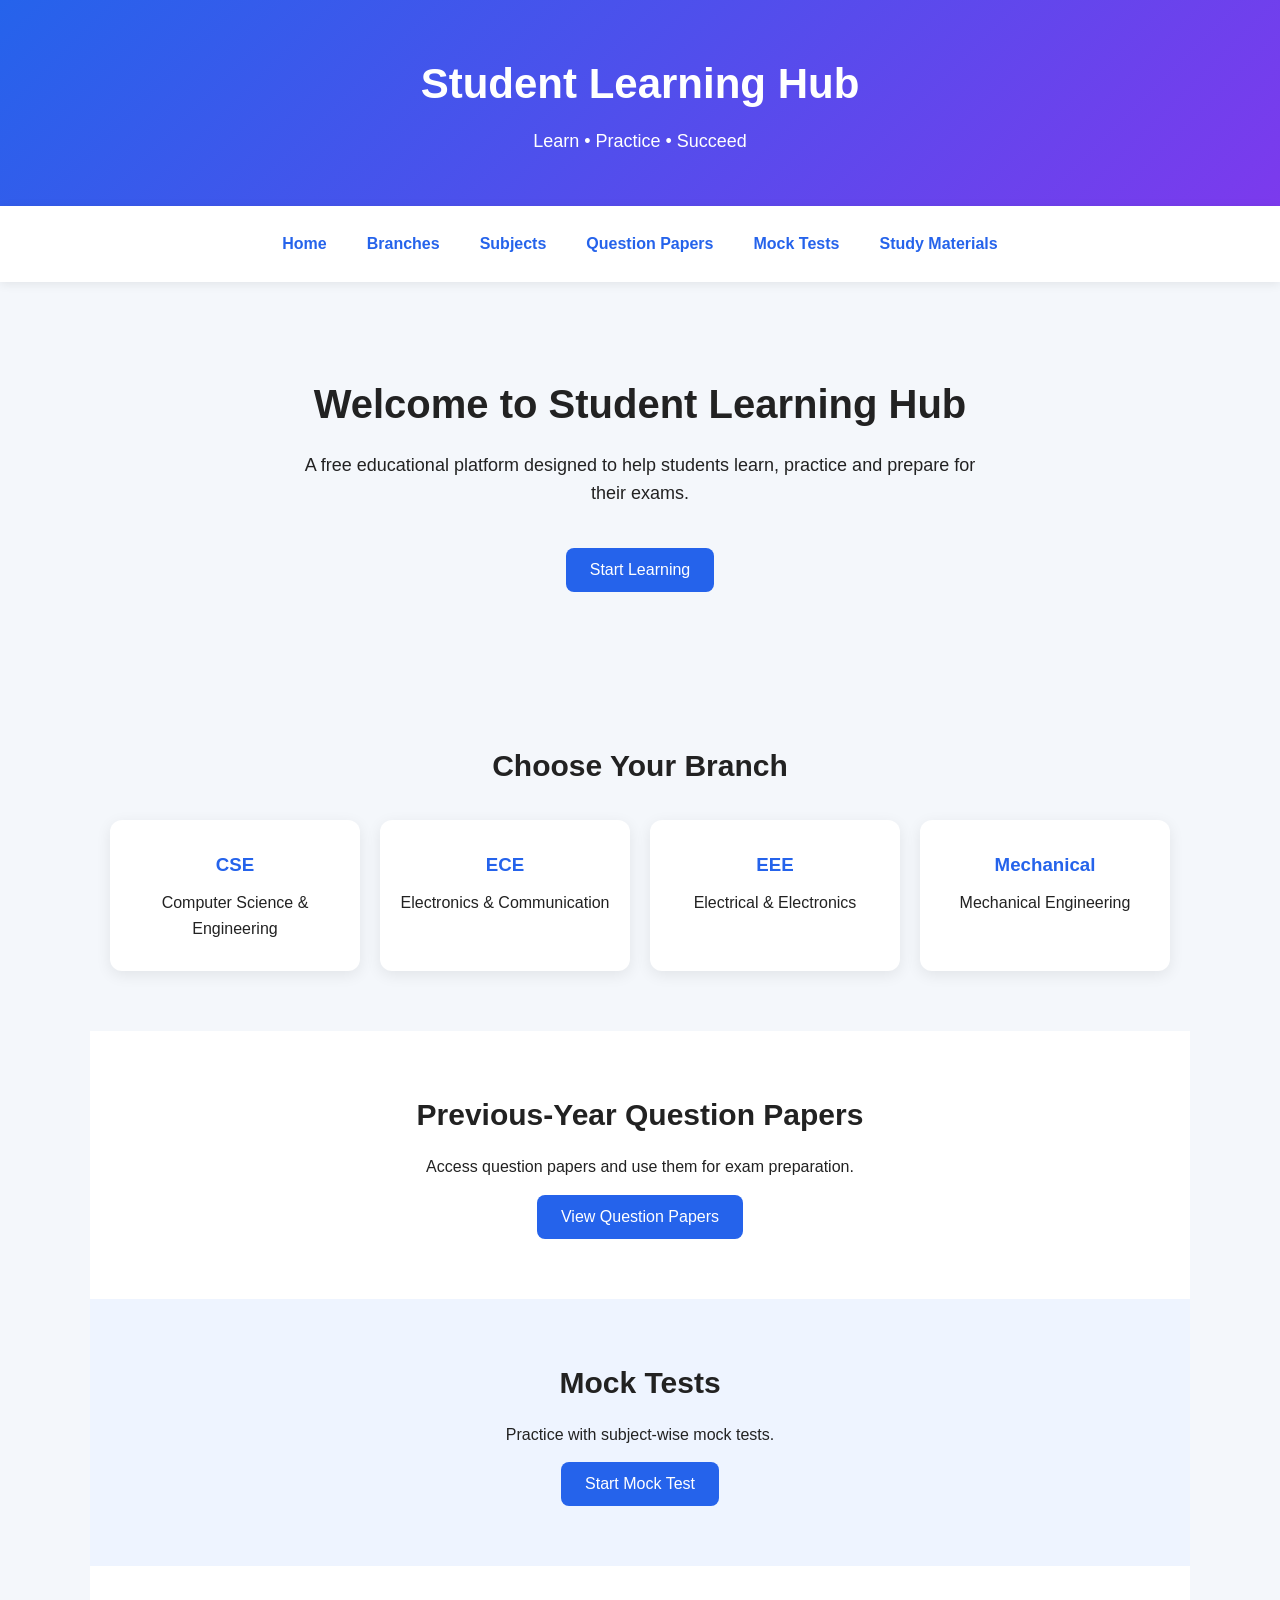
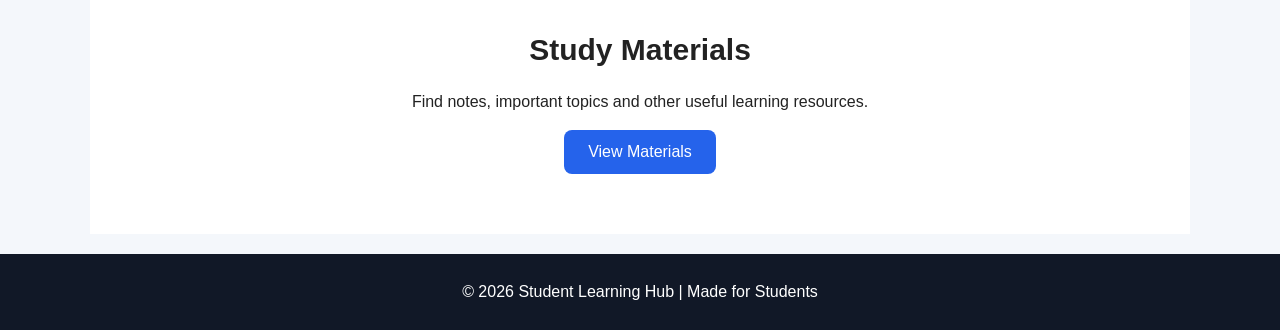
<file: index.html>
<!DOCTYPE html>
<html lang="en">
<head>
    <meta charset="UTF-8">
    <meta name="viewport" content="width=device-width, initial-scale=1.0">
    <title>Student Learning Hub</title>
    <link rel="stylesheet" href="style.css">
</head>

<body>

    <header>
        <h1>Student Learning Hub</h1>
        <p>Learn • Practice • Succeed</p>
    </header>
<nav>
    <a href="index.html">Home</a>
    <a href="branches.html">Branches</a>
    <a href="subjects.html">Subjects</a>
    <a href="papers.html">Question Papers</a>
    <a href="mock-tests.html">Mock Tests</a>
    <a href="materials.html">Study Materials</a>
</nav>

    <main>

        <section id="home" class="hero">
            <h2>Welcome to Student Learning Hub</h2>
            <p>
                A free educational platform designed to help students
                learn, practice and prepare for their exams.
            </p>

            <button onclick="showMessage()">
                Start Learning
            </button>
        </section>

        <section id="branches">
            <h2>Choose Your Branch</h2>

            <div class="cards">
                <div class="card">
                    <h3>CSE</h3>
                    <p>Computer Science & Engineering</p>
                </div>

                <div class="card">
                    <h3>ECE</h3>
                    <p>Electronics & Communication</p>
                </div>

                <div class="card">
                    <h3>EEE</h3>
                    <p>Electrical & Electronics</p>
                </div>

                <div class="card">
                    <h3>Mechanical</h3>
                    <p>Mechanical Engineering</p>
                </div>
            </div>
        </section>

        <section id="papers">
            <h2>Previous-Year Question Papers</h2>
            <p>
                Access question papers and use them for exam preparation.
            </p>
            <button>View Question Papers</button>
        </section>

        <section id="tests">
            <h2>Mock Tests</h2>
            <p>
                Practice with subject-wise mock tests.
            </p>
            <button>Start Mock Test</button>
        </section>

        <section id="materials">
            <h2>Study Materials</h2>
            <p>
                Find notes, important topics and other useful learning resources.
            </p>
            <button>View Materials</button>
        </section>

    </main>

    <footer>
        <p>© 2026 Student Learning Hub | Made for Students</p>
    </footer>

    <script src="script.js"></script>

</body>
</html>
</file>
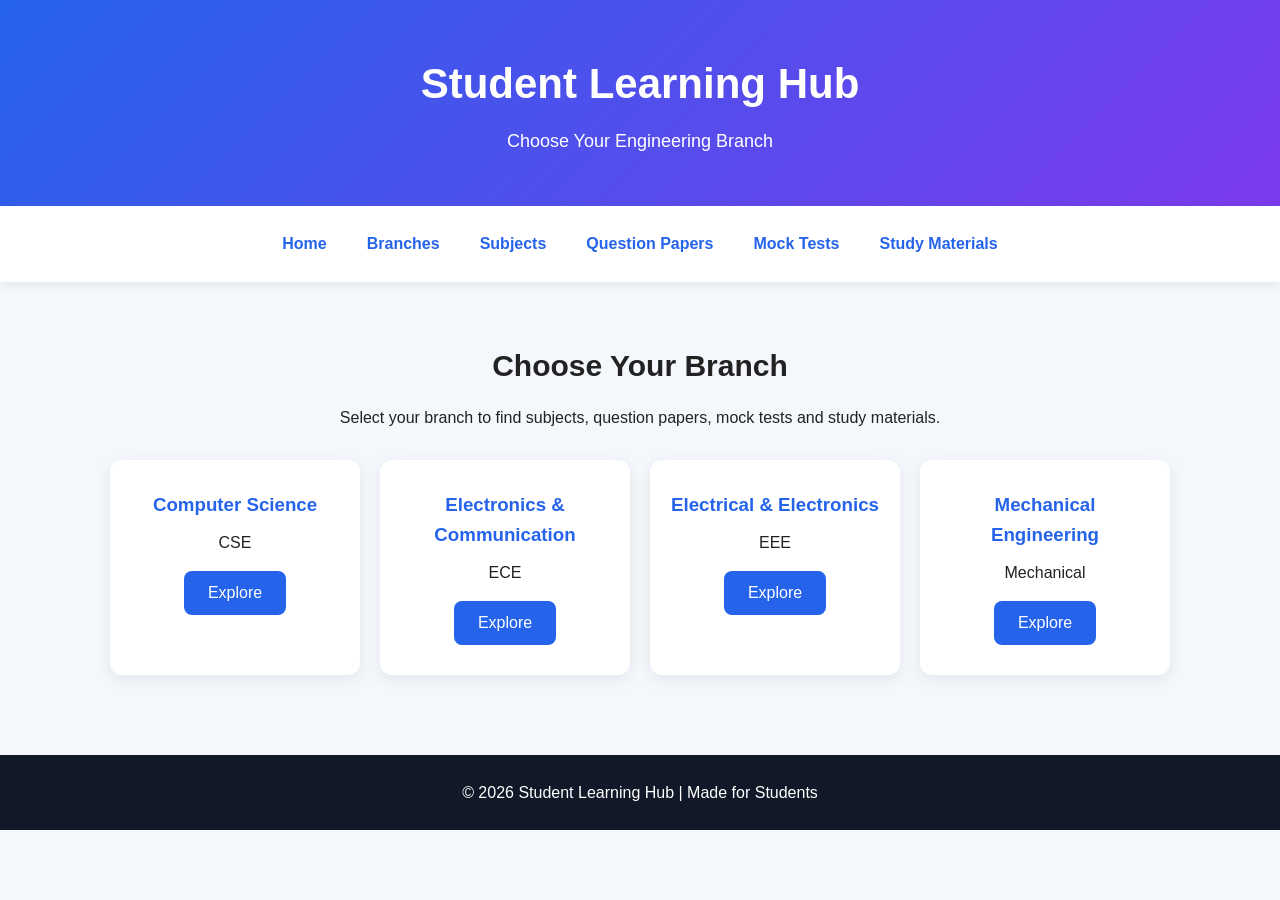
<file: branches.html>
<!DOCTYPE html>
<html lang="en">
<head>
    <meta charset="UTF-8">
    <meta name="viewport" content="width=device-width, initial-scale=1.0">

    <title>Branches - Student Learning Hub</title>

    <link rel="stylesheet" href="style.css">
</head>

<body>

<header>
    <h1>Student Learning Hub</h1>
    <p>Choose Your Engineering Branch</p>
</header>

<nav>
    <a href="index.html">Home</a>
    <a href="branches.html">Branches</a>
    <a href="subjects.html">Subjects</a>
    <a href="papers.html">Question Papers</a>
    <a href="mock-tests.html">Mock Tests</a>
    <a href="materials.html">Study Materials</a>
</nav>

<main>

    <section>
        <h2>Choose Your Branch</h2>

        <p>Select your branch to find subjects, question papers,
        mock tests and study materials.</p>

        <div class="cards">

            <div class="card">
                <h3>Computer Science</h3>
                <p>CSE</p>
                <button onclick="location.href='subjects.html'">
                    Explore
                </button>
            </div>

            <div class="card">
                <h3>Electronics & Communication</h3>
                <p>ECE</p>
                <button onclick="location.href='subjects.html'">
                    Explore
                </button>
            </div>

            <div class="card">
                <h3>Electrical & Electronics</h3>
                <p>EEE</p>
                <button onclick="location.href='subjects.html'">
                    Explore
                </button>
            </div>

            <div class="card">
                <h3>Mechanical Engineering</h3>
                <p>Mechanical</p>
                <button onclick="location.href='subjects.html'">
                    Explore
                </button>
            </div>

        </div>
    </section>

</main>

<footer>
    <p>© 2026 Student Learning Hub | Made for Students</p>
</footer>

</body>
</html>
</file>
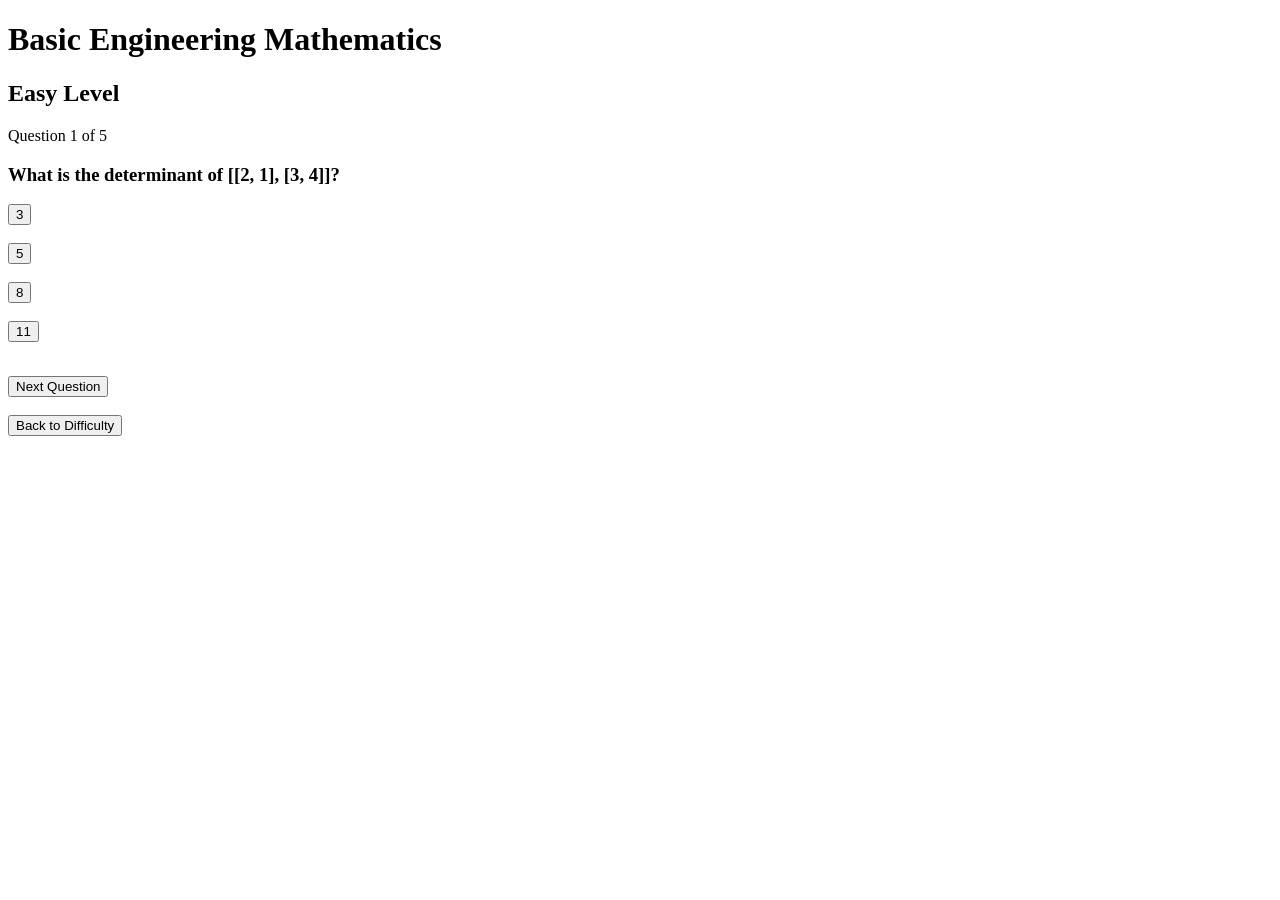
<file: math-easy.html>
<!DOCTYPE html>
<html>
<head>
    <title>Mathematics - Easy Test</title>
</head>

<body>

    <h1>Basic Engineering Mathematics</h1>

    <h2>Easy Level</h2>

    <p id="questionNumber"></p>

    <h3 id="question"></h3>

    <div id="options"></div>

    <p id="result"></p>

    <button id="nextButton" onclick="nextQuestion()">
        Next Question
    </button>

    <br><br>

    <button onclick="window.location.href='math-test.html'">
        Back to Difficulty
    </button>


<script>

const questions = [

    {
        question: "What is the determinant of [[2, 1], [3, 4]]?",
        options: ["3", "5", "8", "11"],
        answer: 1
    },

    {
        question: "What is the value of 2² + 3²?",
        options: ["9", "12", "13", "15"],
        answer: 2
    },

    {
        question: "What is the derivative of x²?",
        options: ["x", "2x", "x²", "2"],
        answer: 1
    },

    {
        question: "What is the value of sin 90°?",
        options: ["0", "1", "-1", "2"],
        answer: 1
    },

    {
        question: "What is the square root of 144?",
        options: ["10", "11", "12", "14"],
        answer: 2
    }

];

let currentQuestion = 0;
let score = 0;
let answered = false;


function showQuestion() {

    answered = false;

    document.getElementById("result").innerHTML = "";

    document.getElementById("questionNumber").innerHTML =
        "Question " + (currentQuestion + 1) +
        " of " + questions.length;

    document.getElementById("question").innerHTML =
        questions[currentQuestion].question;

    const optionsDiv = document.getElementById("options");

    optionsDiv.innerHTML = "";

    questions[currentQuestion].options.forEach(function(option, index) {

        const button = document.createElement("button");

        button.innerHTML = option;

        button.onclick = function() {
            checkAnswer(index);
        };

        optionsDiv.appendChild(button);

        optionsDiv.appendChild(document.createElement("br"));
        optionsDiv.appendChild(document.createElement("br"));

    });
}


function checkAnswer(selectedAnswer) {

    if (answered) {
        return;
    }

    answered = true;

    if (selectedAnswer === questions[currentQuestion].answer) {

        score++;

        document.getElementById("result").innerHTML =
            "Correct! ✅";

    } else {

        document.getElementById("result").innerHTML =
            "Wrong! ❌";

    }

}


function nextQuestion() {

    if (!answered) {

        document.getElementById("result").innerHTML =
            "Please select an answer first.";

        return;
    }

    currentQuestion++;

    if (currentQuestion < questions.length) {

        showQuestion();

    } else {

        document.getElementById("questionNumber").innerHTML =
            "Test Completed 🎉";

        document.getElementById("question").innerHTML =
            "Your Score: " + score + " / " + questions.length;

        document.getElementById("options").innerHTML = "";

        document.getElementById("result").innerHTML =
            "Well done!";

        document.getElementById("nextButton").style.display = "none";

    }

}


showQuestion();

</script>

</body>
</html>
</file>
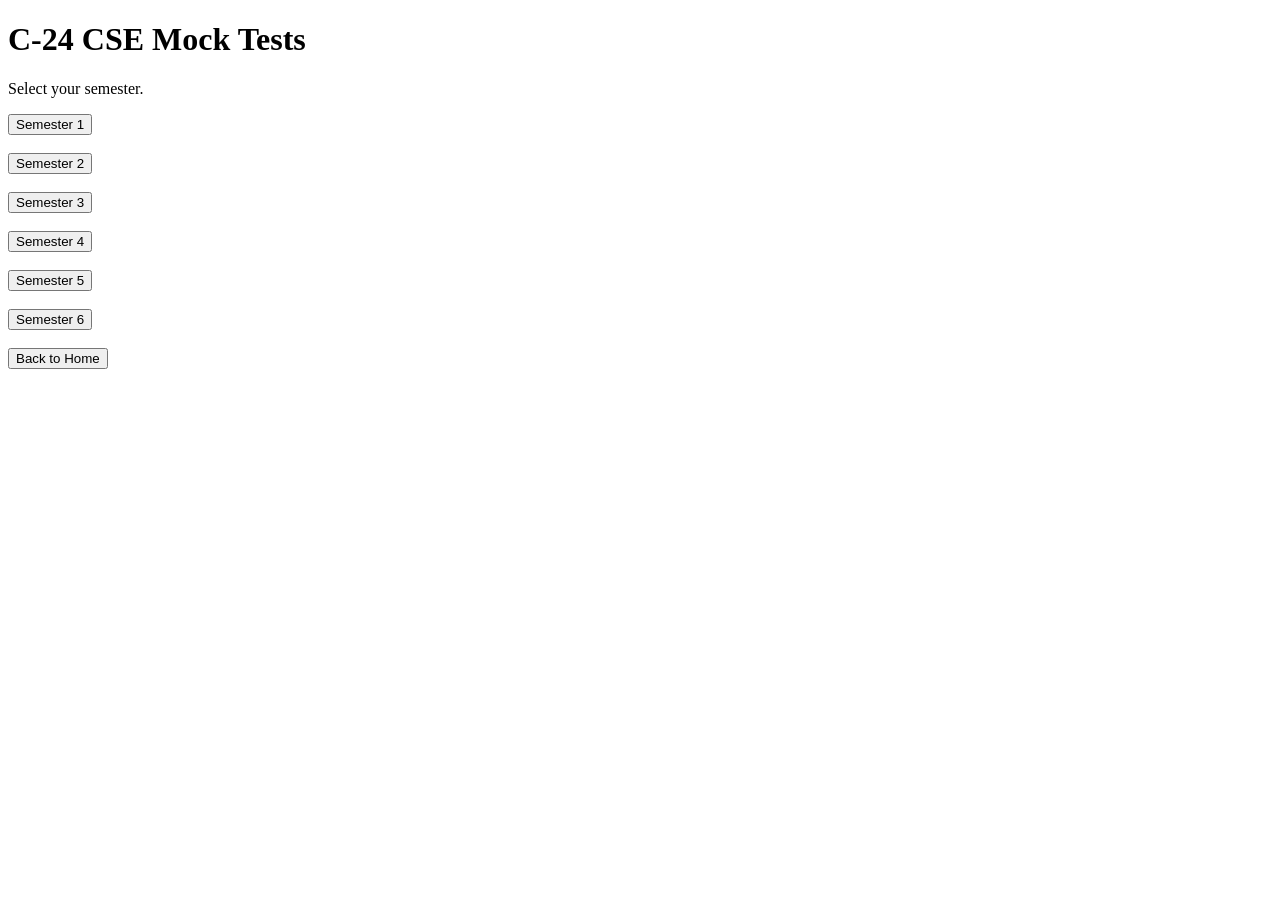
<file: math-test.html>
<!DOCTYPE html>
<html>
<head>
    <title>C-24 CSE Mock Tests</title>
</head>

<body>

    <h1>C-24 CSE Mock Tests</h1>

    <p>Select your semester.</p>

    <button onclick="window.location.href='semester1.html'">
        Semester 1
    </button>

    <br><br>

    <button>
        Semester 2
    </button>

    <br><br>

    <button>
        Semester 3
    </button>

    <br><br>

    <button>
        Semester 4
    </button>

    <br><br>

    <button>
        Semester 5
    </button>

    <br><br>

    <button>
        Semester 6
    </button>

    <br><br>

    <button onclick="window.location.href='index.html'">
        Back to Home
    </button>

</body>
</html>
</file>
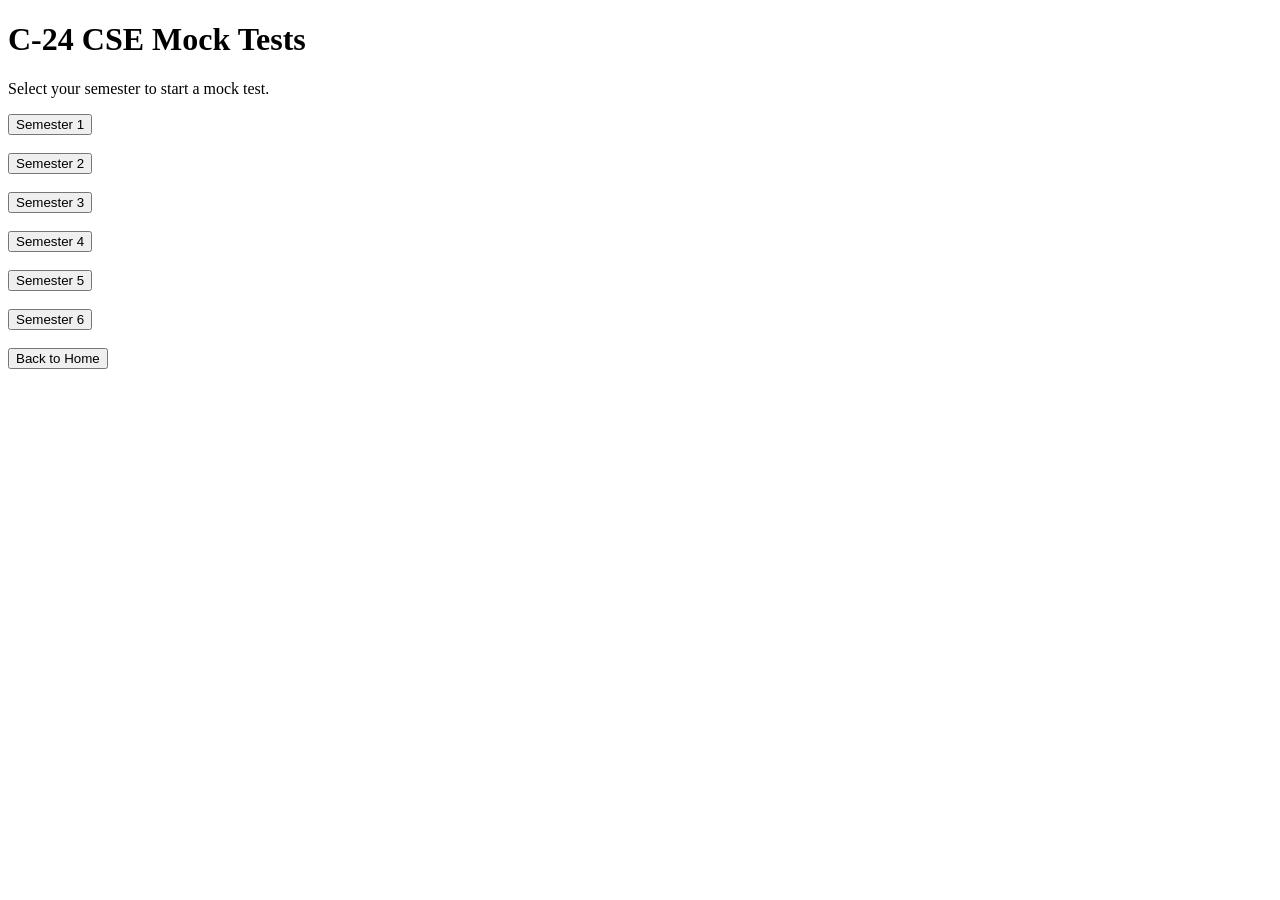
<file: mock-tests.html>
<!DOCTYPE html>
<html>
<head>
    <title>C-24 CSE Mock Tests</title>
</head>

<body>

    <h1>C-24 CSE Mock Tests</h1>

    <p>Select your semester to start a mock test.</p>

    <button onclick="window.location.href='semester1.html'">
        Semester 1
    </button>

    <br><br>

    <button>Semester 2</button>

    <br><br>

    <button>Semester 3</button>

    <br><br>

    <button>Semester 4</button>

    <br><br>

    <button>Semester 5</button>

    <br><br>

    <button>Semester 6</button>

    <br><br>

    <button onclick="window.location.href='index.html'">
        Back to Home
    </button>

</body>
</html>
</file>
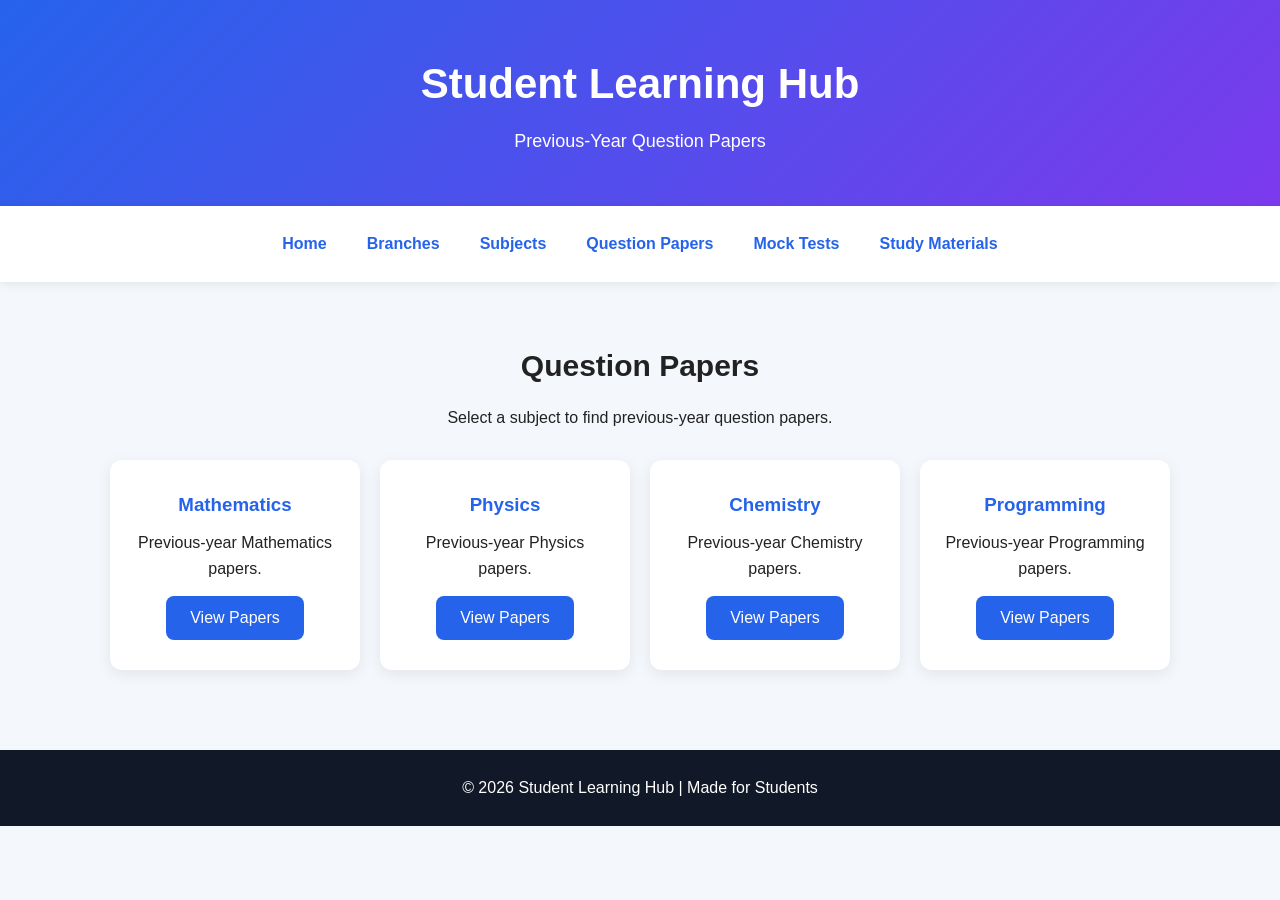
<file: papers.html>
<!DOCTYPE html>
<html lang="en">

<head>
    <meta charset="UTF-8">
    <meta name="viewport" content="width=device-width, initial-scale=1.0">

    <title>Question Papers - Student Learning Hub</title>

    <link rel="stylesheet" href="style.css">
</head>

<body>

<header>
    <h1>Student Learning Hub</h1>
    <p>Previous-Year Question Papers</p>
</header>

<nav>
    <a href="index.html">Home</a>
    <a href="branches.html">Branches</a>
    <a href="subjects.html">Subjects</a>
    <a href="papers.html">Question Papers</a>
    <a href="mock-tests.html">Mock Tests</a>
    <a href="materials.html">Study Materials</a>
</nav>

<main>

    <section>

        <h2>Question Papers</h2>

        <p>
            Select a subject to find previous-year question papers.
        </p>

        <div class="cards">

            <div class="card">
                <h3>Mathematics</h3>
                <p>Previous-year Mathematics papers.</p>
                <button>View Papers</button>
            </div>

            <div class="card">
                <h3>Physics</h3>
                <p>Previous-year Physics papers.</p>
                <button>View Papers</button>
            </div>

            <div class="card">
                <h3>Chemistry</h3>
                <p>Previous-year Chemistry papers.</p>
                <button>View Papers</button>
            </div>

            <div class="card">
                <h3>Programming</h3>
                <p>Previous-year Programming papers.</p>
                <button>View Papers</button>
            </div>

        </div>

    </section>

</main>

<footer>
    <p>© 2026 Student Learning Hub | Made for Students</p>
</footer>

</body>

</html>
</file>
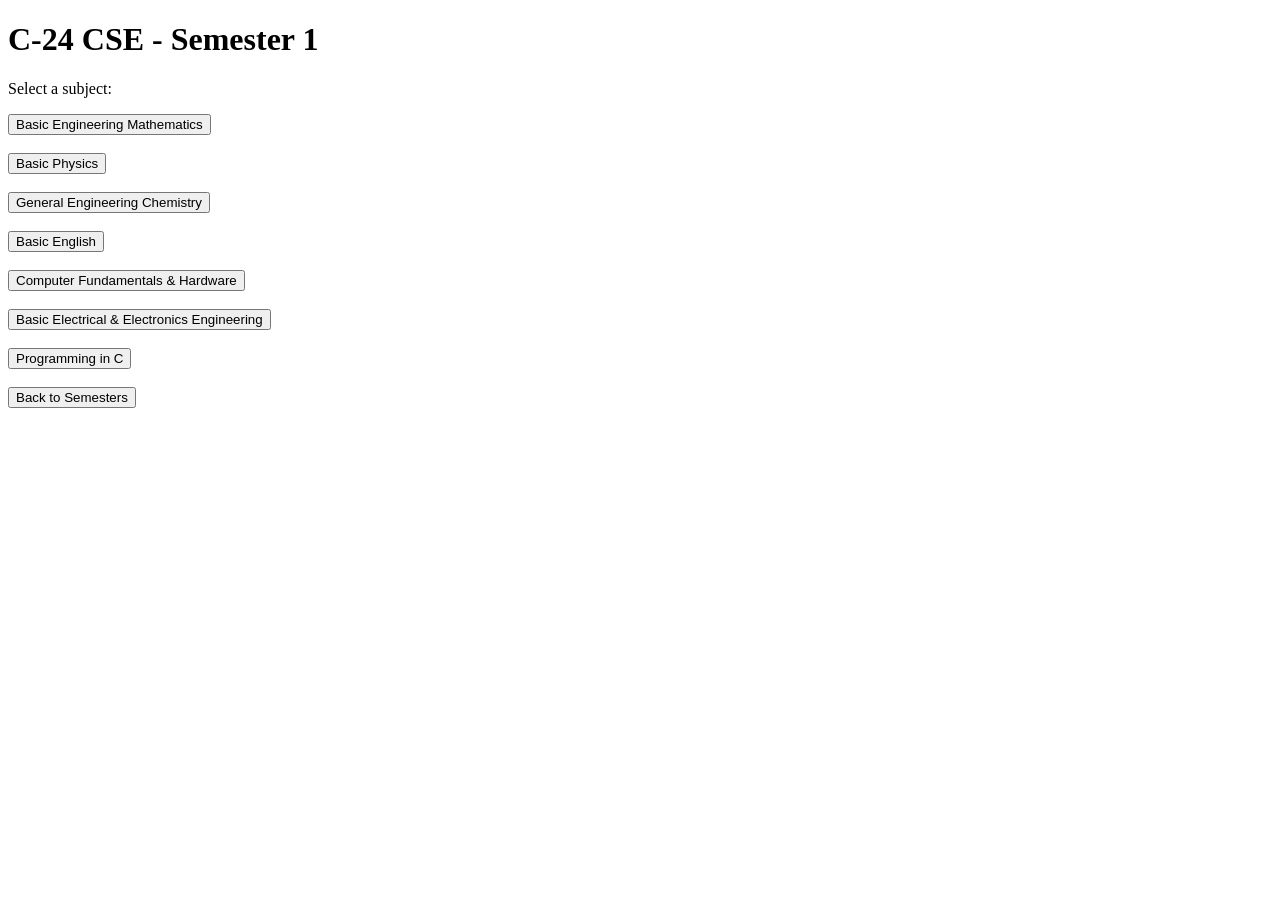
<file: semester1.html>
<!DOCTYPE html>
<html>
<head>
    <title>C-24 CSE - Semester 1</title>
</head>

<body>

    <h1>C-24 CSE - Semester 1</h1>

    <p>Select a subject:</p>

    <button>Basic Engineering Mathematics</button>

    <br><br>

    <button>Basic Physics</button>

    <br><br>

    <button>General Engineering Chemistry</button>

    <br><br>

    <button>Basic English</button>

    <br><br>

    <button>Computer Fundamentals & Hardware</button>

    <br><br>

    <button>Basic Electrical & Electronics Engineering</button>

    <br><br>
    
<button onclick="window.location.href='c-programming.html'">
    Programming in C
</button>
    <br><br>

    <button onclick="window.location.href='mocktest.html'">
        Back to Semesters
    </button>

</body>
</html>
</file>
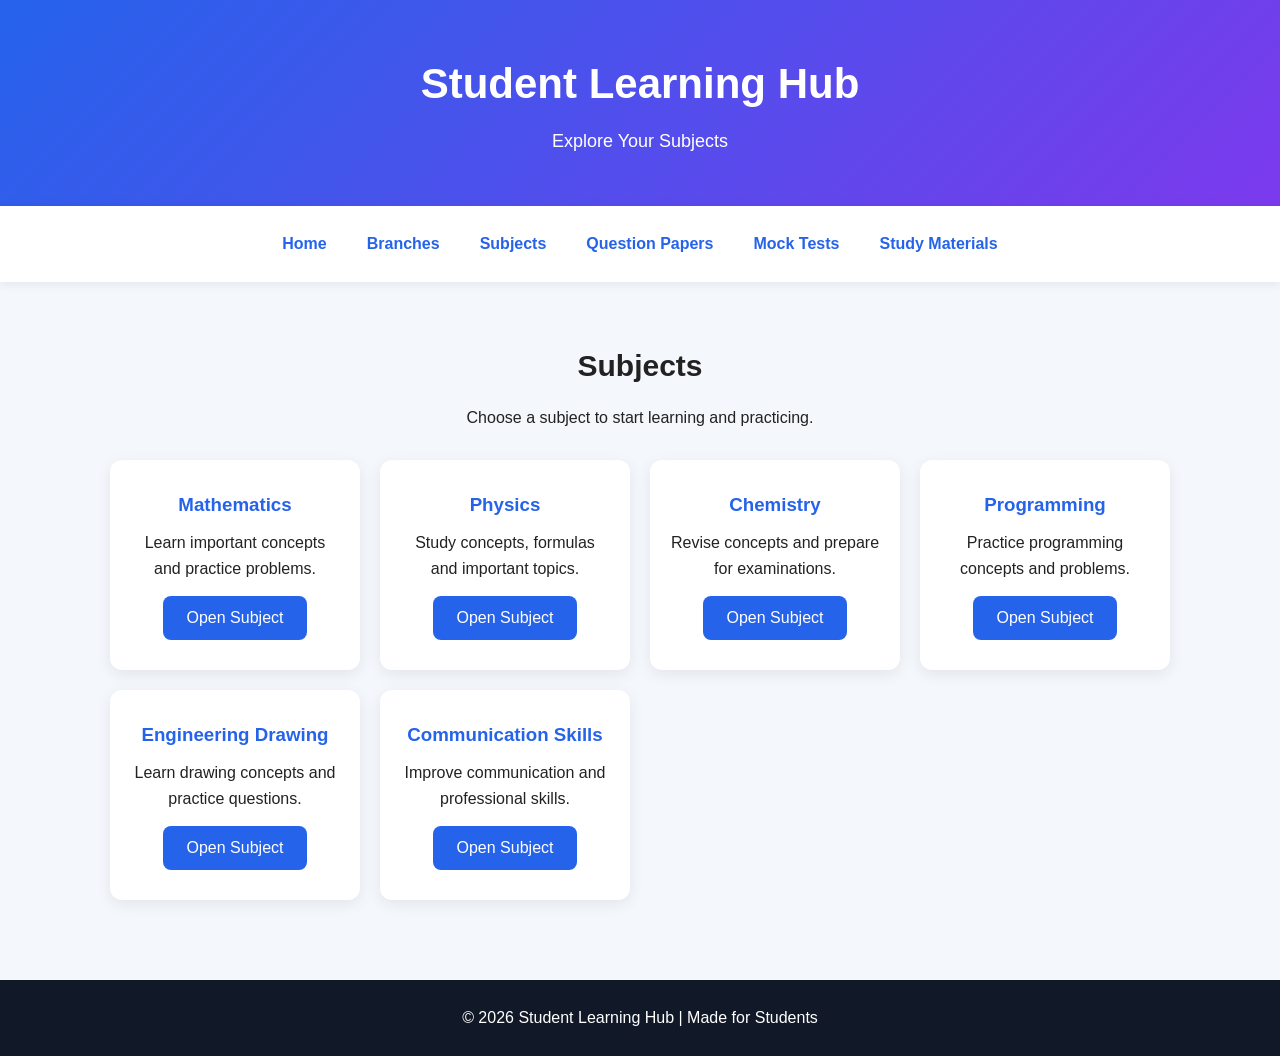
<file: subjects.html>
<!DOCTYPE html>
<html lang="en">
<head>
    <meta charset="UTF-8">
    <meta name="viewport" content="width=device-width, initial-scale=1.0">

    <title>Subjects - Student Learning Hub</title>

    <link rel="stylesheet" href="style.css">
</head>

<body>

<header>
    <h1>Student Learning Hub</h1>
    <p>Explore Your Subjects</p>
</header>

<nav>
    <a href="index.html">Home</a>
    <a href="branches.html">Branches</a>
    <a href="subjects.html">Subjects</a>
    <a href="papers.html">Question Papers</a>
    <a href="mock-tests.html">Mock Tests</a>
    <a href="materials.html">Study Materials</a>
</nav>

<main>

    <section>

        <h2>Subjects</h2>

        <p>
            Choose a subject to start learning and practicing.
        </p>

        <div class="cards">

            <div class="card">
                <h3>Mathematics</h3>
                <p>Learn important concepts and practice problems.</p>
                <button>Open Subject</button>
            </div>

            <div class="card">
                <h3>Physics</h3>
                <p>Study concepts, formulas and important topics.</p>
                <button>Open Subject</button>
            </div>

            <div class="card">
                <h3>Chemistry</h3>
                <p>Revise concepts and prepare for examinations.</p>
                <button>Open Subject</button>
            </div>

            <div class="card">
                <h3>Programming</h3>
                <p>Practice programming concepts and problems.</p>
                <button>Open Subject</button>
            </div>

            <div class="card">
                <h3>Engineering Drawing</h3>
                <p>Learn drawing concepts and practice questions.</p>
                <button>Open Subject</button>
            </div>

            <div class="card">
                <h3>Communication Skills</h3>
                <p>Improve communication and professional skills.</p>
                <button>Open Subject</button>
            </div>

        </div>

    </section>

</main>

<footer>
    <p>© 2026 Student Learning Hub | Made for Students</p>
</footer>

</body>
</html>
</file>
<file: style.css>
* {
    margin: 0;
    padding: 0;
    box-sizing: border-box;
}

html {
    scroll-behavior: smooth;
}

body {
    font-family: Arial, sans-serif;
    background: #f4f7fb;
    color: #222;
    line-height: 1.6;
}

/* Header */

header {
    background: linear-gradient(135deg, #2563eb, #7c3aed);
    color: white;
    text-align: center;
    padding: 50px 20px;
}

header h1 {
    font-size: 42px;
    margin-bottom: 10px;
}

header p {
    font-size: 18px;
}

/* Navigation */

nav {
    background: white;
    display: flex;
    justify-content: center;
    flex-wrap: wrap;
    gap: 10px;
    padding: 15px;
    box-shadow: 0 2px 10px rgba(0, 0, 0, 0.08);
    position: sticky;
    top: 0;
    z-index: 100;
}

nav a {
    text-decoration: none;
    color: #2563eb;
    font-weight: bold;
    padding: 10px 15px;
    border-radius: 8px;
}

nav a:hover {
    background: #eaf0ff;
}

/* Main */

main {
    max-width: 1100px;
    margin: auto;
}

/* Sections */

section {
    padding: 60px 20px;
    text-align: center;
}

section h2 {
    font-size: 30px;
    margin-bottom: 15px;
}

/* Hero */

.hero {
    padding: 90px 20px;
}

.hero h2 {
    font-size: 40px;
}

.hero p {
    max-width: 700px;
    margin: 15px auto 25px;
    font-size: 18px;
}

/* Buttons */

button {
    border: none;
    background: #2563eb;
    color: white;
    padding: 13px 24px;
    border-radius: 8px;
    font-size: 16px;
    cursor: pointer;
    margin-top: 15px;
}

button:hover {
    background: #1d4ed8;
}

/* Cards */

.cards {
    display: grid;
    grid-template-columns: repeat(4, 1fr);
    gap: 20px;
    margin-top: 30px;
}

.card {
    background: white;
    padding: 30px 20px;
    border-radius: 12px;
    box-shadow: 0 4px 15px rgba(0, 0, 0, 0.08);
    transition: transform 0.2s;
}

.card:hover {
    transform: translateY(-5px);
}

.card h3 {
    color: #2563eb;
    margin-bottom: 10px;
}

/* Different sections */

#papers {
    background: #ffffff;
}

#tests {
    background: #eef4ff;
}

#materials {
    background: #ffffff;
}

/* Footer */

footer {
    background: #111827;
    color: white;
    text-align: center;
    padding: 25px;
    margin-top: 20px;
}

/* Mobile */

@media (max-width: 800px) {

    header h1 {
        font-size: 32px;
    }

    .hero h2 {
        font-size: 30px;
    }

    .cards {
        grid-template-columns: repeat(2, 1fr);
    }
}

@media (max-width: 500px) {

    .cards {
        grid-template-columns: 1fr;
    }

    nav {
        flex-direction: column;
        align-items: center;
    }

    nav a {
        width: 100%;
        text-align: center;
    }

    section {
        padding: 45px 15px;
    }
}
</file>
